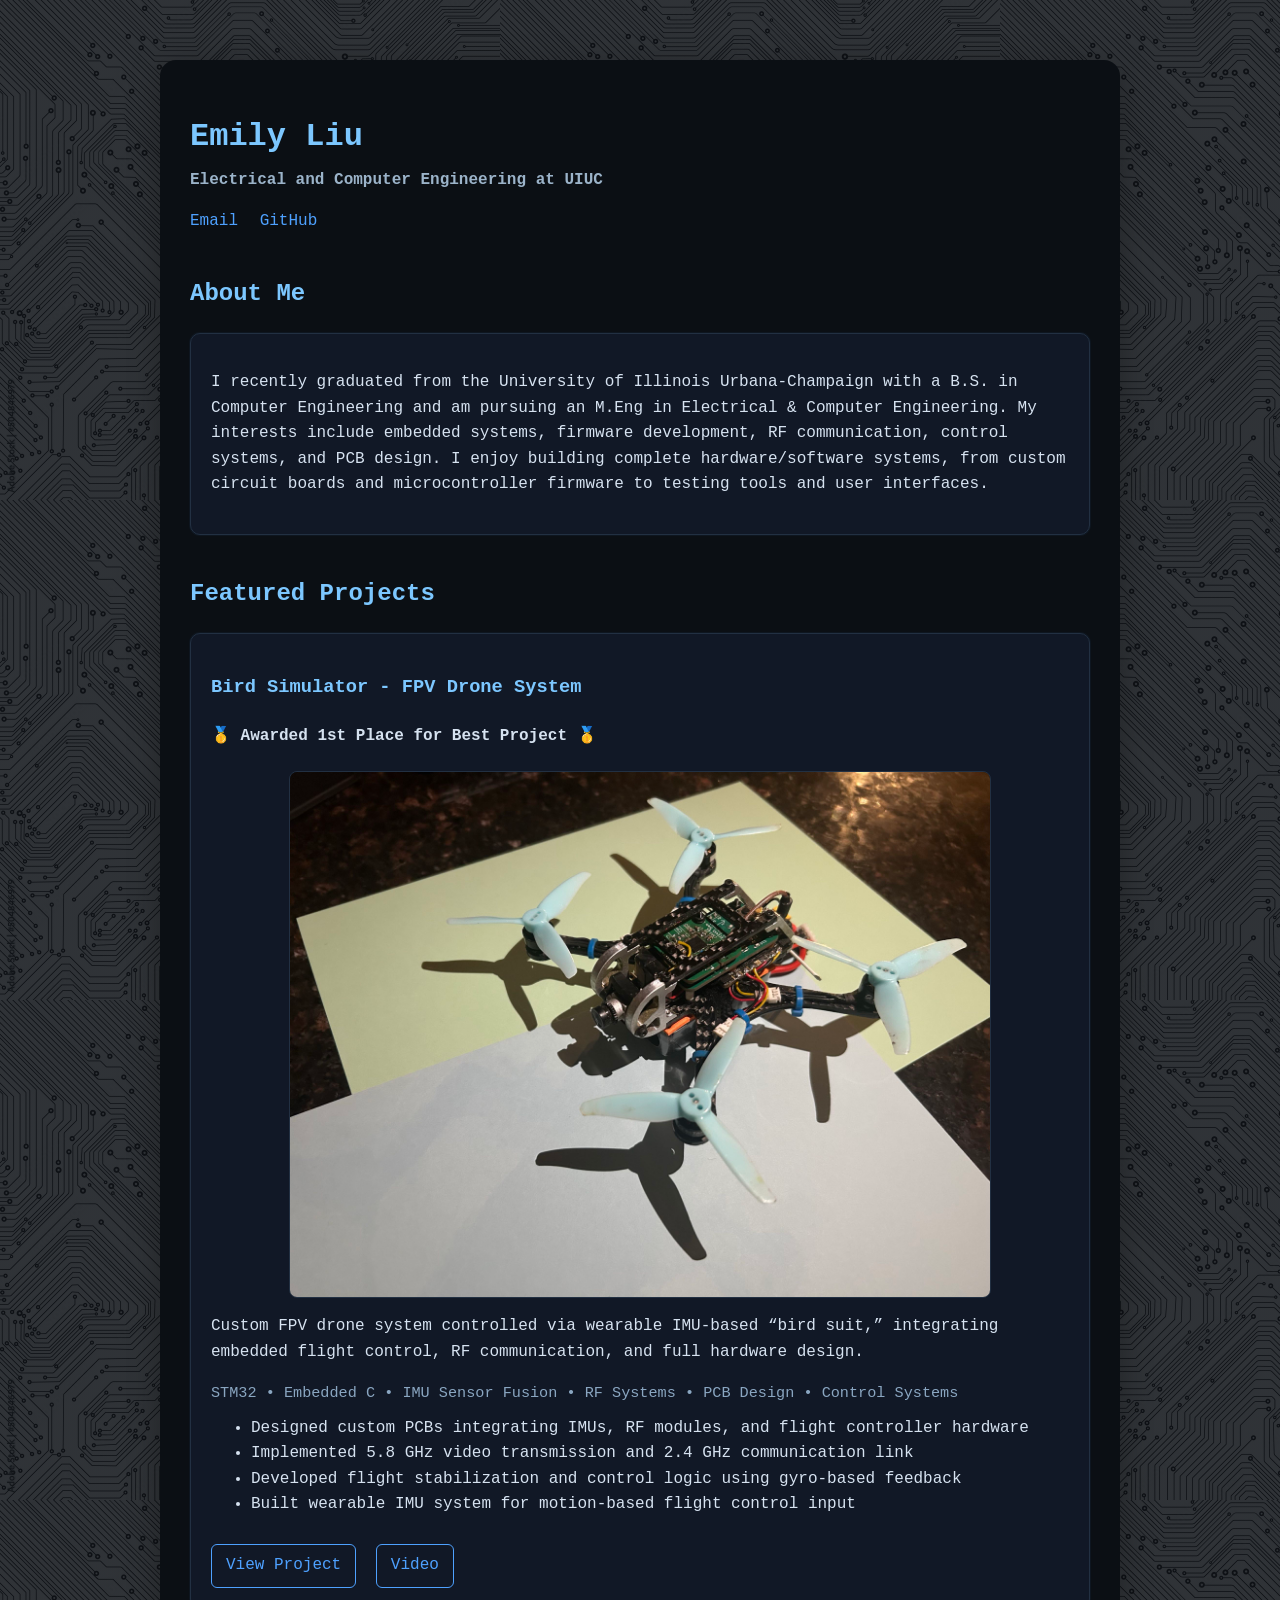
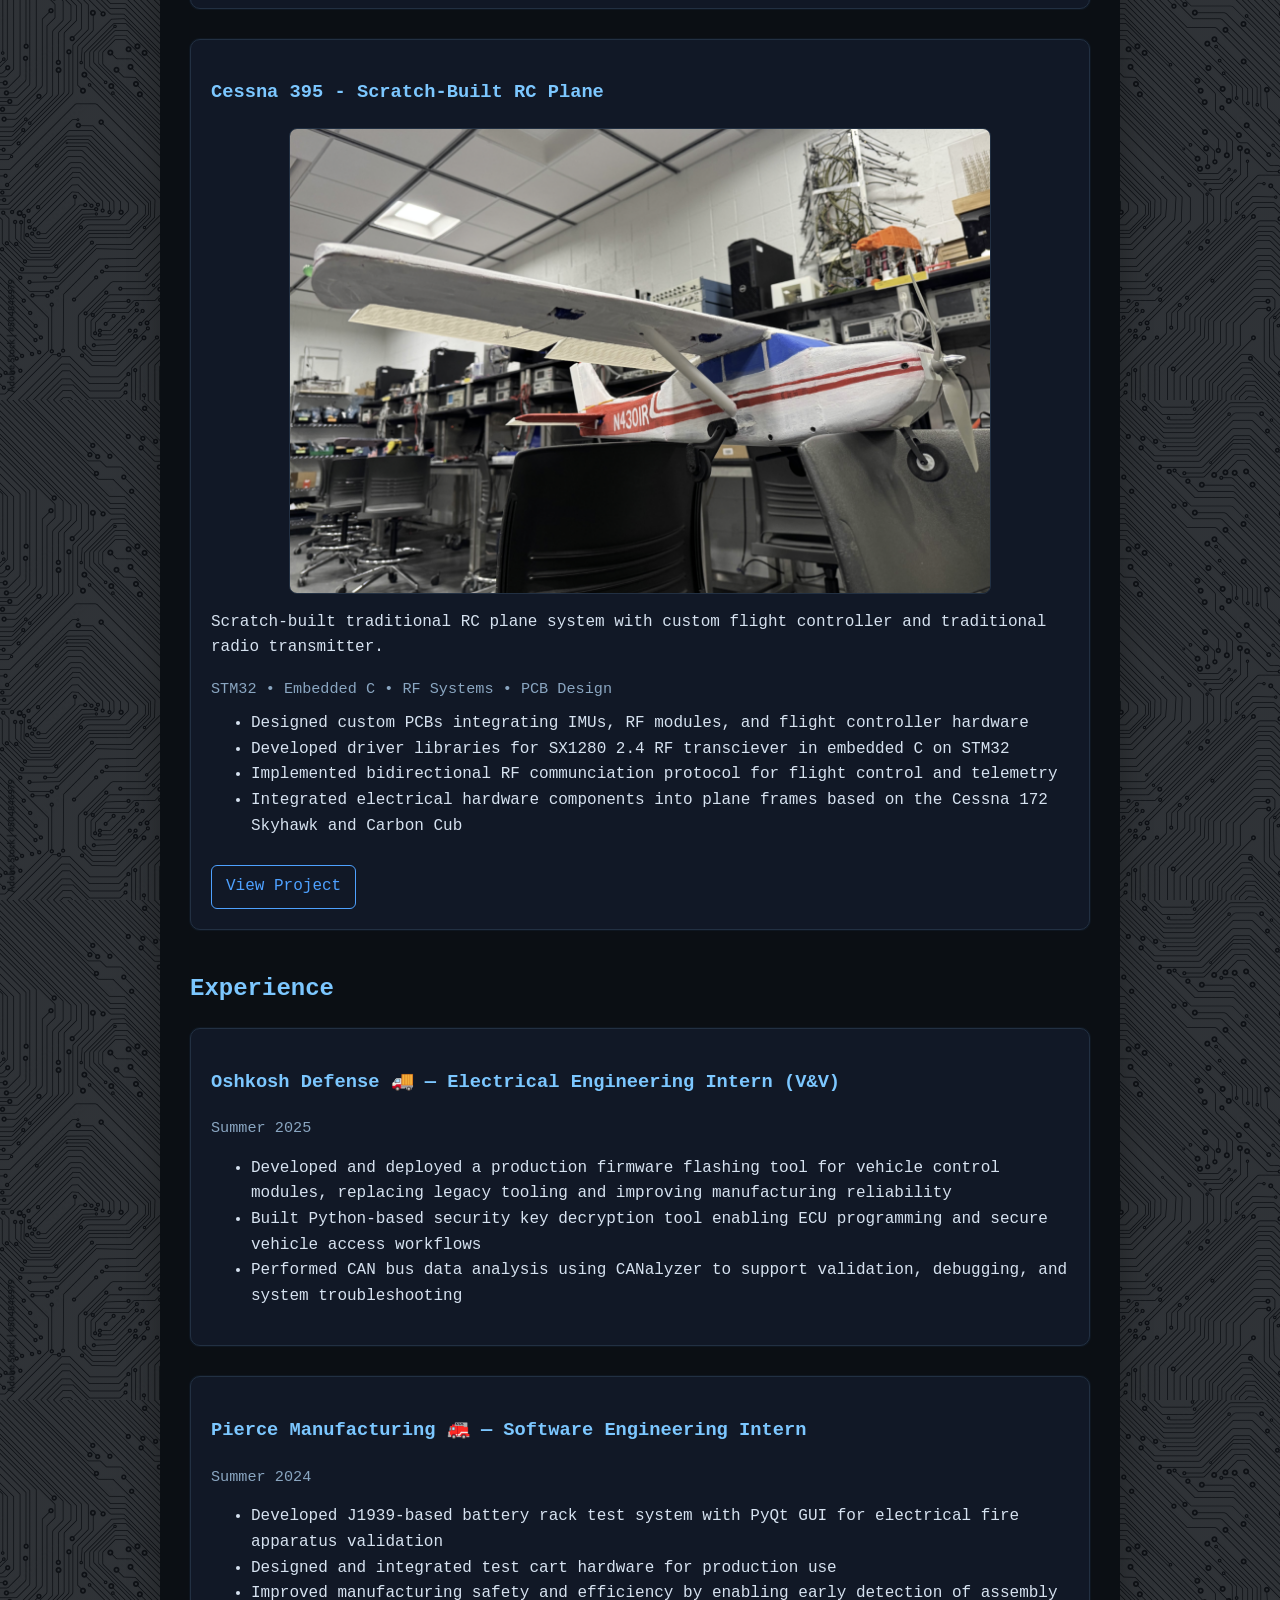
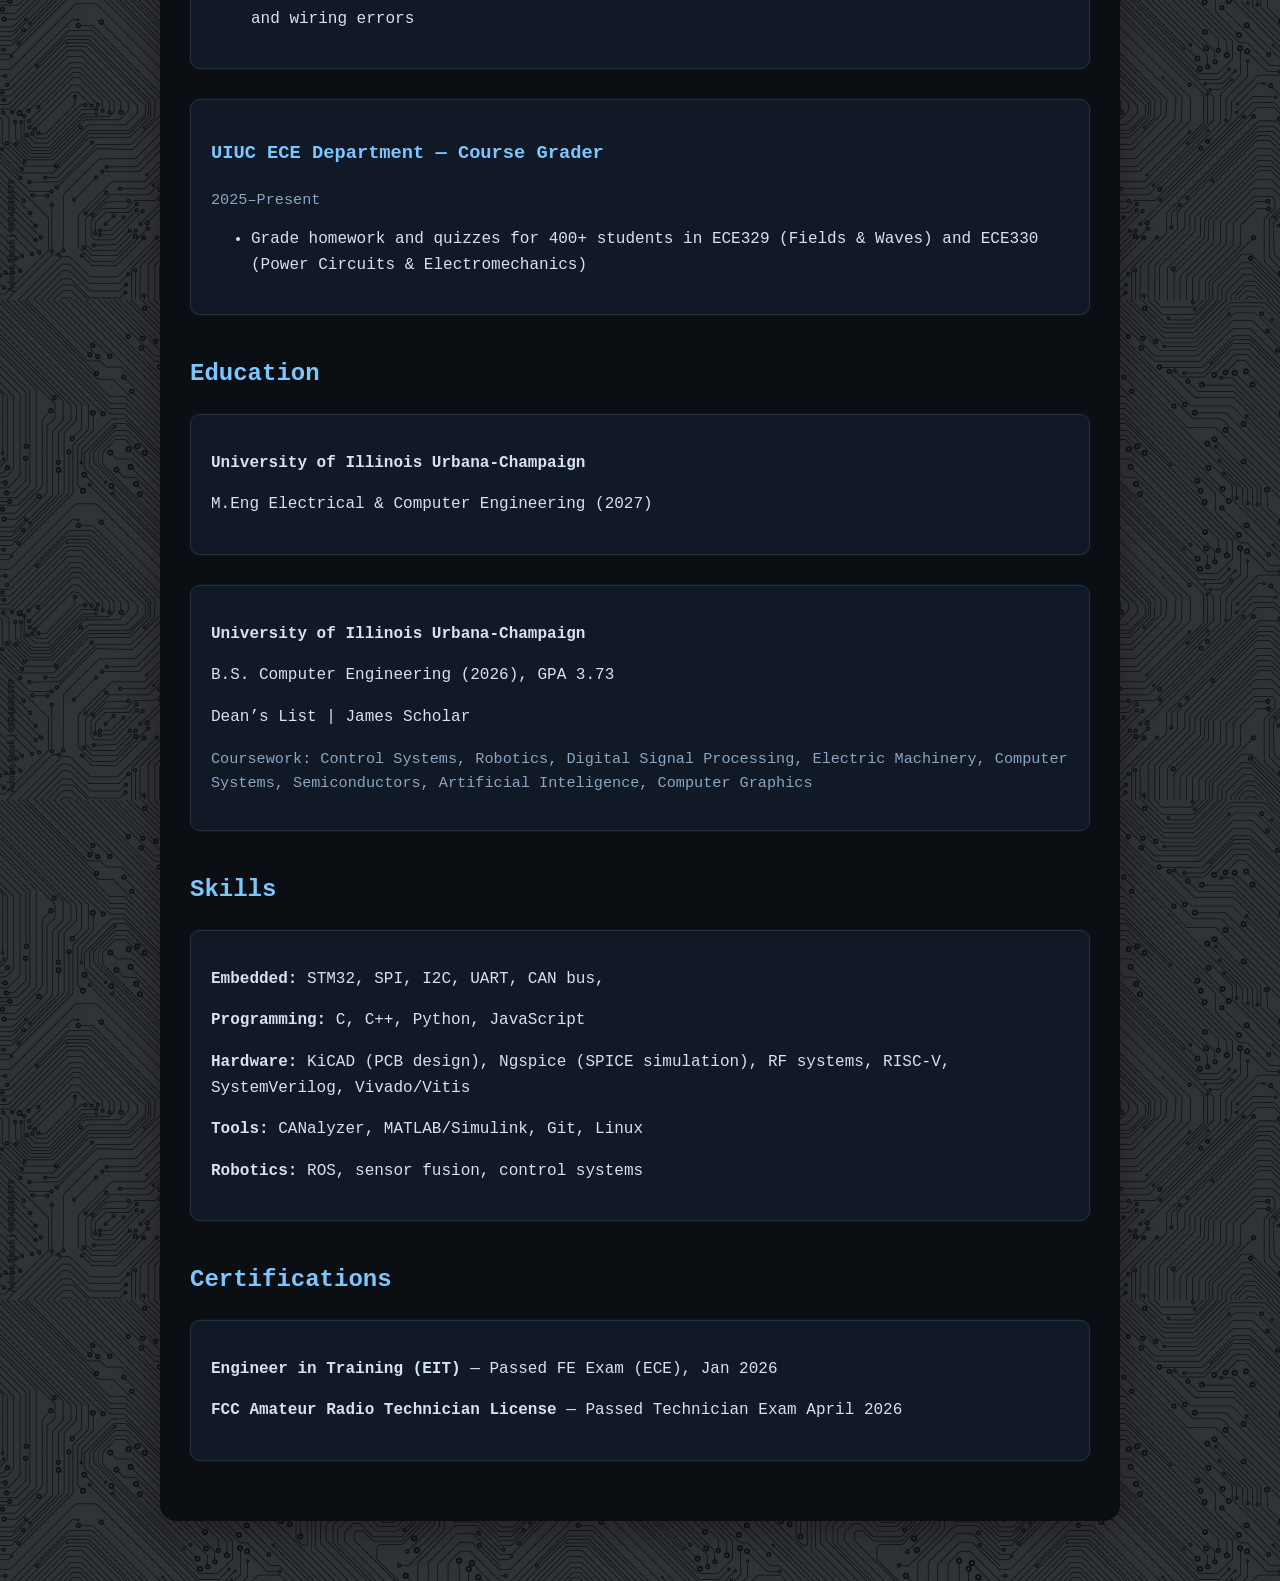
<file: index.html>
<!DOCTYPE html>
<html lang="en">
<head>
  <meta charset="UTF-8">
  <title>Emily Liu | Embedded Systems Engineering</title>

  <link rel="stylesheet" href="style.css">
</head>

<body>

  <h1>Emily Liu</h1>
  <p class="subtitle"><strong>Electrical and Computer Engineering at UIUC</strong></p>

  <p class="links">
    <a href="mailto:emilyliiuu@gmail.com">Email</a>
    <a href="https://github.com/">GitHub</a>
  </p>
  

  <div class="section">
    <h2>About Me</h2>
        <div class="card">
        <p>
        I recently graduated from the University of Illinois Urbana-Champaign
        with a B.S. in Computer Engineering and am pursuing an M.Eng in
        Electrical & Computer Engineering. My interests include embedded
        systems, firmware development, RF communication, control systems,
        and PCB design.

        I enjoy building complete hardware/software systems, from custom
        circuit boards and microcontroller firmware to testing tools and
        user interfaces.
        </p>
    </div>
  </div>

  <div class="section">
    <h2>Featured Projects</h2>

    <div class="card">

        <h3>Bird Simulator - FPV Drone System</h3>
        <h4> 🥇 Awarded 1st Place for Best Project 🥇 </h4>

        <img src="images/drone.jpg" alt="FPV Drone" class="project-img">

        <p>
            Custom FPV drone system controlled via wearable IMU-based “bird suit,”
            integrating embedded flight control, RF communication, and full hardware design.
        </p>

        <p class="tech">
            STM32 • Embedded C • IMU Sensor Fusion • RF Systems • PCB Design • Control Systems
        </p>

        <ul>
            <li>Designed custom PCBs integrating IMUs, RF modules, and flight controller hardware</li>
            <li>Implemented 5.8 GHz video transmission and 2.4 GHz communication link</li>
            <li>Developed flight stabilization and control logic using gyro-based feedback</li>
            <li>Built wearable IMU system for motion-based flight control input</li>
        </ul>

        <a class="button" href="drone.html">View Project</a>
        <a class="button" href="https://youtu.be/XCYLybzR4Y4">Video</a>

    </div>

    <div class="card">

        <h3>Cessna 395 - Scratch-Built RC Plane</h3>

        <img src="images/cessna.jpg" alt="Plane" class="project-img">

        <p>
            Scratch-built traditional RC plane system with custom flight controller and traditional 
            radio transmitter.
        </p>

        <p class="tech">
            STM32 • Embedded C • RF Systems • PCB Design
        </p>

        <ul>
            <li>Designed custom PCBs integrating IMUs, RF modules, and flight controller hardware</li>
            <li>Developed driver libraries for SX1280 2.4 RF transciever in embedded C on STM32</li>
            <li>Implemented bidirectional RF communciation protocol for flight control and telemetry</li>
            <li>Integrated electrical hardware components into plane frames based on the Cessna 172 Skyhawk 
                and Carbon Cub</li>
        </ul>

        <a class="button" href="plane.html">View Project</a>

    </div>


  </div>

  <div class="section">
    <h2>Experience</h2>

    <div class="card">
      <h3>Oshkosh Defense 🚚 — Electrical Engineering Intern (V&V)</h3>
      <p class="small">Summer 2025</p>
      <ul>
        <li>Developed and deployed a production firmware flashing tool for vehicle control modules, replacing legacy tooling and improving manufacturing reliability</li>
        <li>Built Python-based security key decryption tool enabling ECU programming and secure vehicle access workflows</li>
        <li>Performed CAN bus data analysis using CANalyzer to support validation, debugging, and system troubleshooting</li>
      </ul>
    </div>

    <div class="card">
      <h3>Pierce Manufacturing 🚒 — Software Engineering Intern</h3>
      <p class="small">Summer 2024</p>
      <ul>
        <li>Developed J1939-based battery rack test system with PyQt GUI for electrical fire apparatus validation</li>
        <li>Designed and integrated test cart hardware for production use</li>
        <li>Improved manufacturing safety and efficiency by enabling early detection of assembly and wiring errors</li>
      </ul>
    </div>

    <div class="card">
      <h3>UIUC ECE Department — Course Grader</h3>
      <p class="small">2025–Present</p>
      <ul>
        <li>Grade homework and quizzes for 400+ students in ECE329 (Fields & Waves) and ECE330 (Power Circuits & Electromechanics)</li>
      </ul>
    </div>
    

  </div>

  

<div class="section">
    <h2>Education</h2>
    <div class="card">
        <p><strong>University of Illinois Urbana-Champaign</strong></p>
        <p>M.Eng Electrical & Computer Engineering (2027)</p>
    </div>
    <div class="card">
        <p><strong>University of Illinois Urbana-Champaign</strong></p>
        <p>B.S. Computer Engineering (2026), GPA 3.73</p>
        <p>Dean’s List | James Scholar</p>
        <p class="small">
            Coursework: Control Systems, Robotics, Digital Signal Processing, Electric Machinery, Computer Systems, 
            Semiconductors, Artificial Inteligence, Computer Graphics
        </p>
    </div>     
</div>

<div class="section">
    <h2>Skills</h2>
    <div class="card">
        <p><strong>Embedded:</strong> STM32, SPI, I2C, UART, CAN bus, </p>
        <p><strong>Programming:</strong> C, C++, Python, JavaScript</p>
        <p><strong>Hardware:</strong> KiCAD (PCB design), Ngspice (SPICE simulation), RF systems, RISC-V, SystemVerilog, Vivado/Vitis</p>
        <p><strong>Tools:</strong> CANalyzer, MATLAB/Simulink, Git, Linux</p>
        <p><strong>Robotics:</strong> ROS, sensor fusion, control systems</p>
    </div>

</div>

<div class="section">
    <h2>Certifications</h2>
    <div class="card">
        <p><strong>Engineer in Training (EIT)</strong> — Passed FE Exam (ECE), Jan 2026</p>
        <p><strong>FCC Amateur Radio Technician License</strong> — Passed Technician Exam April 2026</p>
    </div>


</body>
</html>
</file>
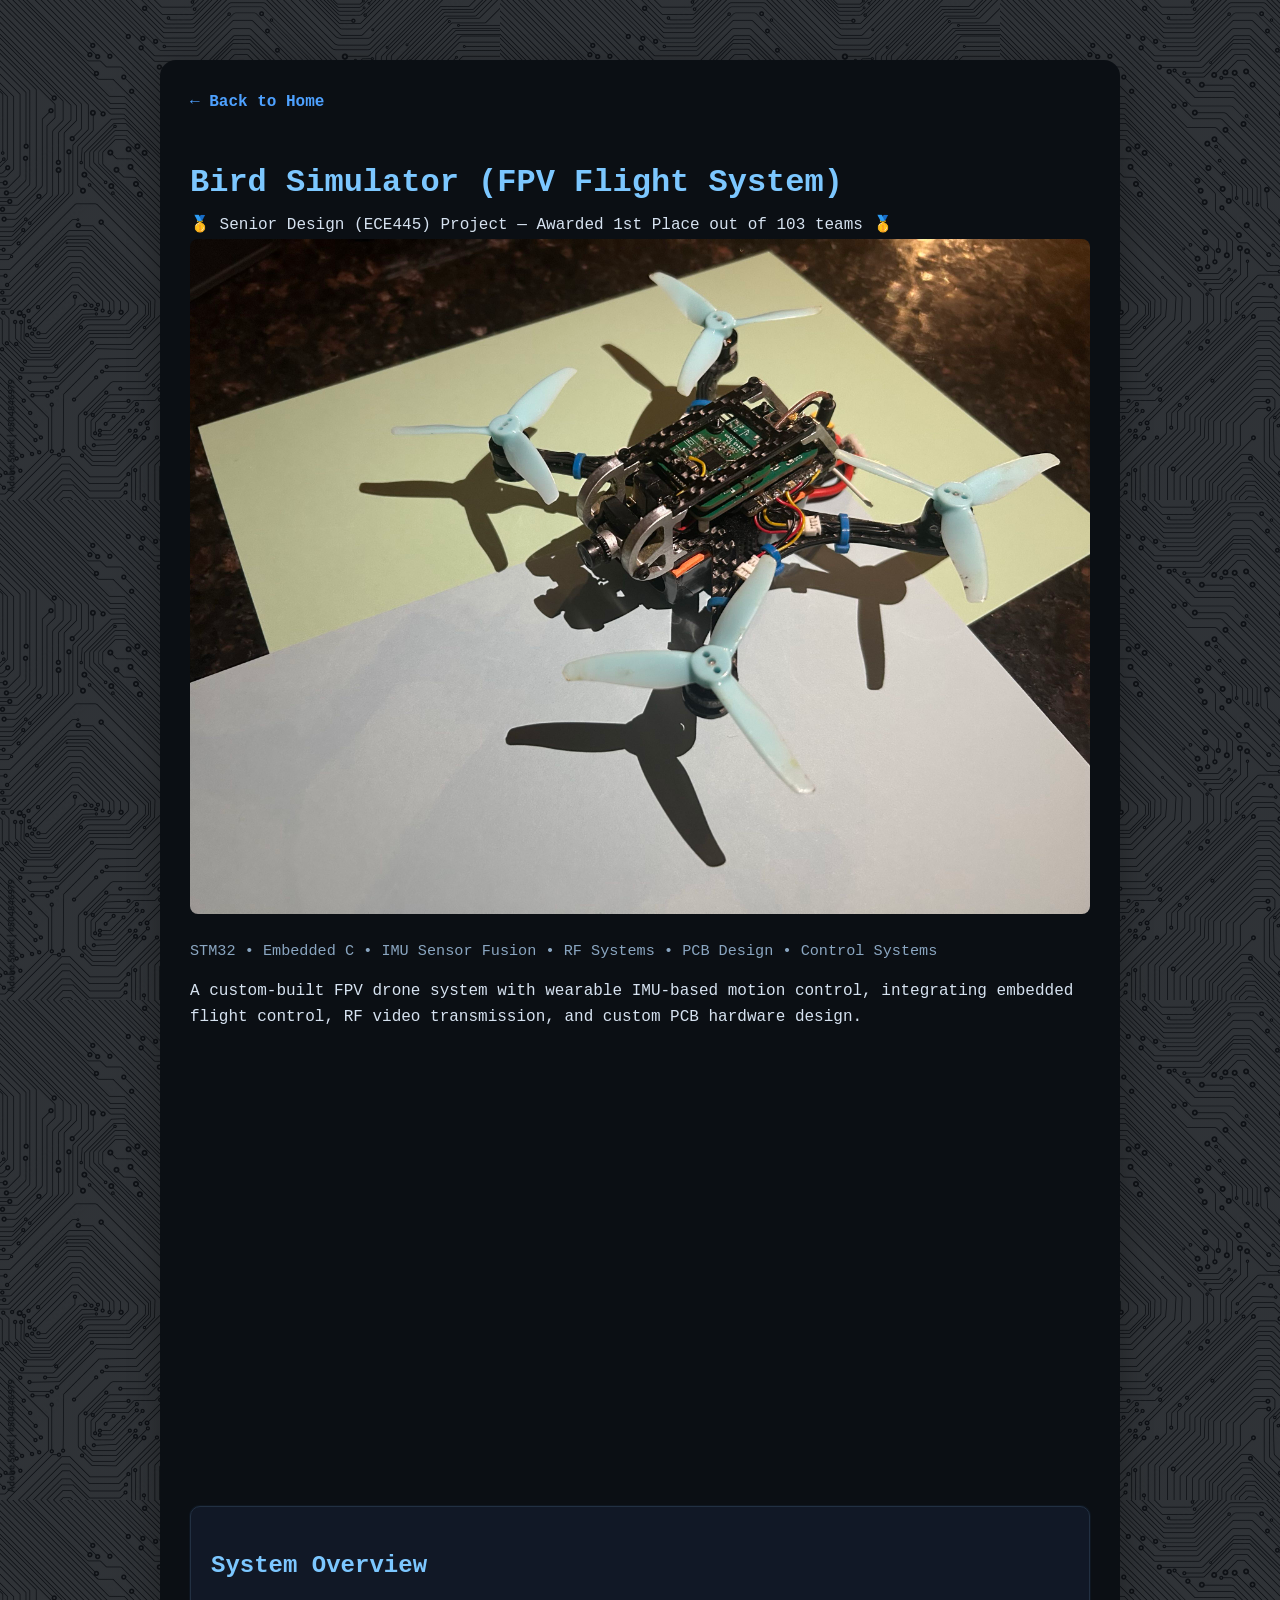
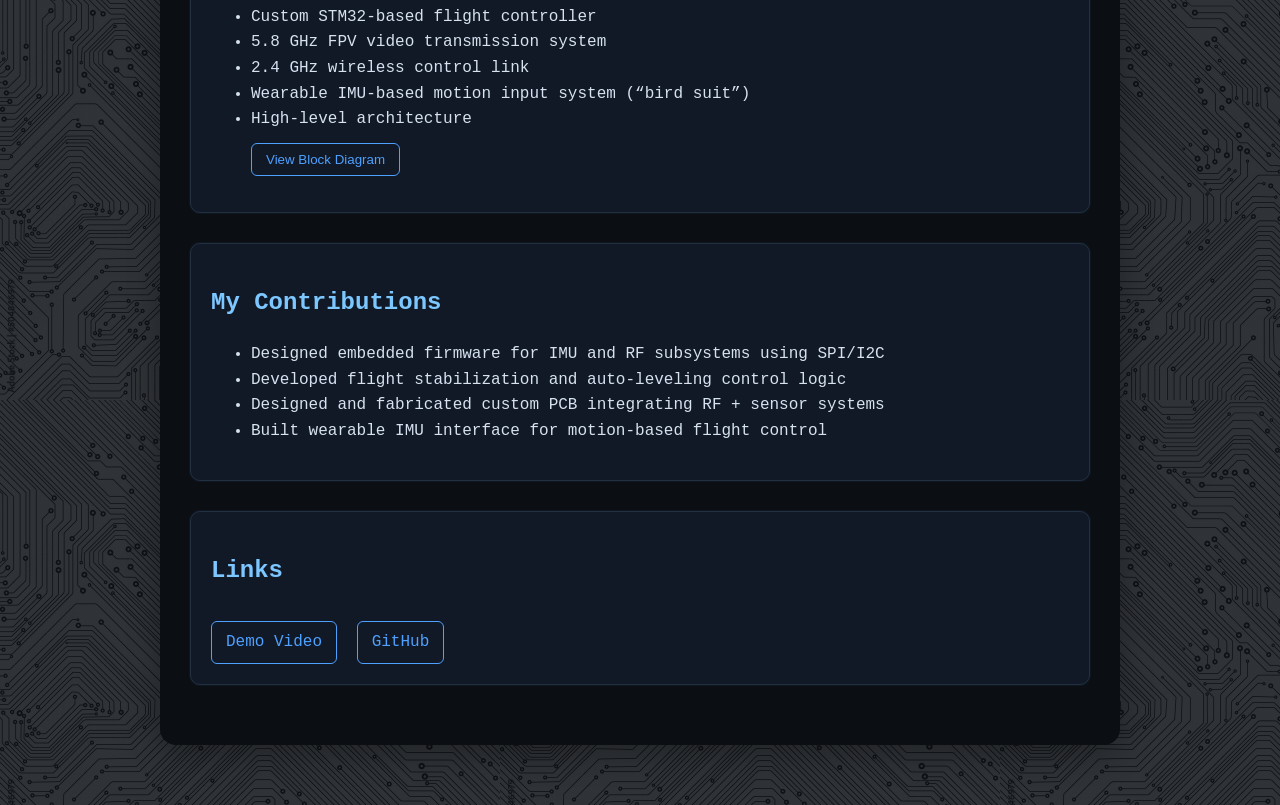
<file: drone.html>
<!DOCTYPE html>
<html lang="en">
<head>
  <meta charset="UTF-8">
  <title>Bird Simulator</title>
  <link rel="stylesheet" href="style.css">
</head>

<body>
    <a class="back-button" href="index.html">← Back to Home</a>

    <h1>Bird Simulator (FPV Flight System)</h1>

        🥇 Senior Design (ECE445) Project — Awarded 1st Place out of 103 teams  🥇 
    </h2>

    <img src="images/drone.jpg" class="img" alt="FPV Drone">

    <p class="tech">
    STM32 • Embedded C • IMU Sensor Fusion • RF Systems • PCB Design • Control Systems
    </p>

    <p>
    A custom-built FPV drone system with wearable IMU-based motion control,
    integrating embedded flight control, RF video transmission, and custom PCB hardware design.
    </p>

    <div class="video-container">
    <iframe
        src="https://www.youtube.com/embed/XCYLybzR4Y4"
        title="Bird Simulator Demo"
        allowfullscreen>
    </iframe>
    </div>

    <div class="card">
        <h2>System Overview</h2>
        <ul>
            <li>Custom STM32-based flight controller</li>
            <li>5.8 GHz FPV video transmission system</li>
            <li>2.4 GHz wireless control link</li>
            <li>Wearable IMU-based motion input system (“bird suit”)</li>
            

            <li>High-level architecture</li>

            <button class="button" onclick="openDiagram()">
                View Block Diagram
            </button>
        </ul>
    </div>
    <div id="diagramModal" class="modal" onclick="closeDiagram()">
    <img id="diagramImg" src="images/drone_block.jpg" alt="Block Diagram">
    </div>
    
   <div class="card">
        <h2>My Contributions</h2>
            <ul>
            <li>Designed embedded firmware for IMU and RF subsystems using SPI/I2C</li>
            <li>Developed flight stabilization and auto-leveling control logic</li>
            <li>Designed and fabricated custom PCB integrating RF + sensor systems</li>
            <li>Built wearable IMU interface for motion-based flight control</li>
        </ul>
   </div>
    
    <div class="card">
        <h2>Links</h2>
        <a class="button" href="https://youtu.be/XCYLybzR4Y4">Demo Video</a>
        <a class="button" href="https://github.com/emilyliiuu/birdsimulator">GitHub</a>
    </div>
    
    <script>
    function openDiagram() {
    document.getElementById("diagramModal").style.display = "flex";
    }

    function closeDiagram() {
    document.getElementById("diagramModal").style.display = "none";
    }
    </script>
</body>
</html>
</file>
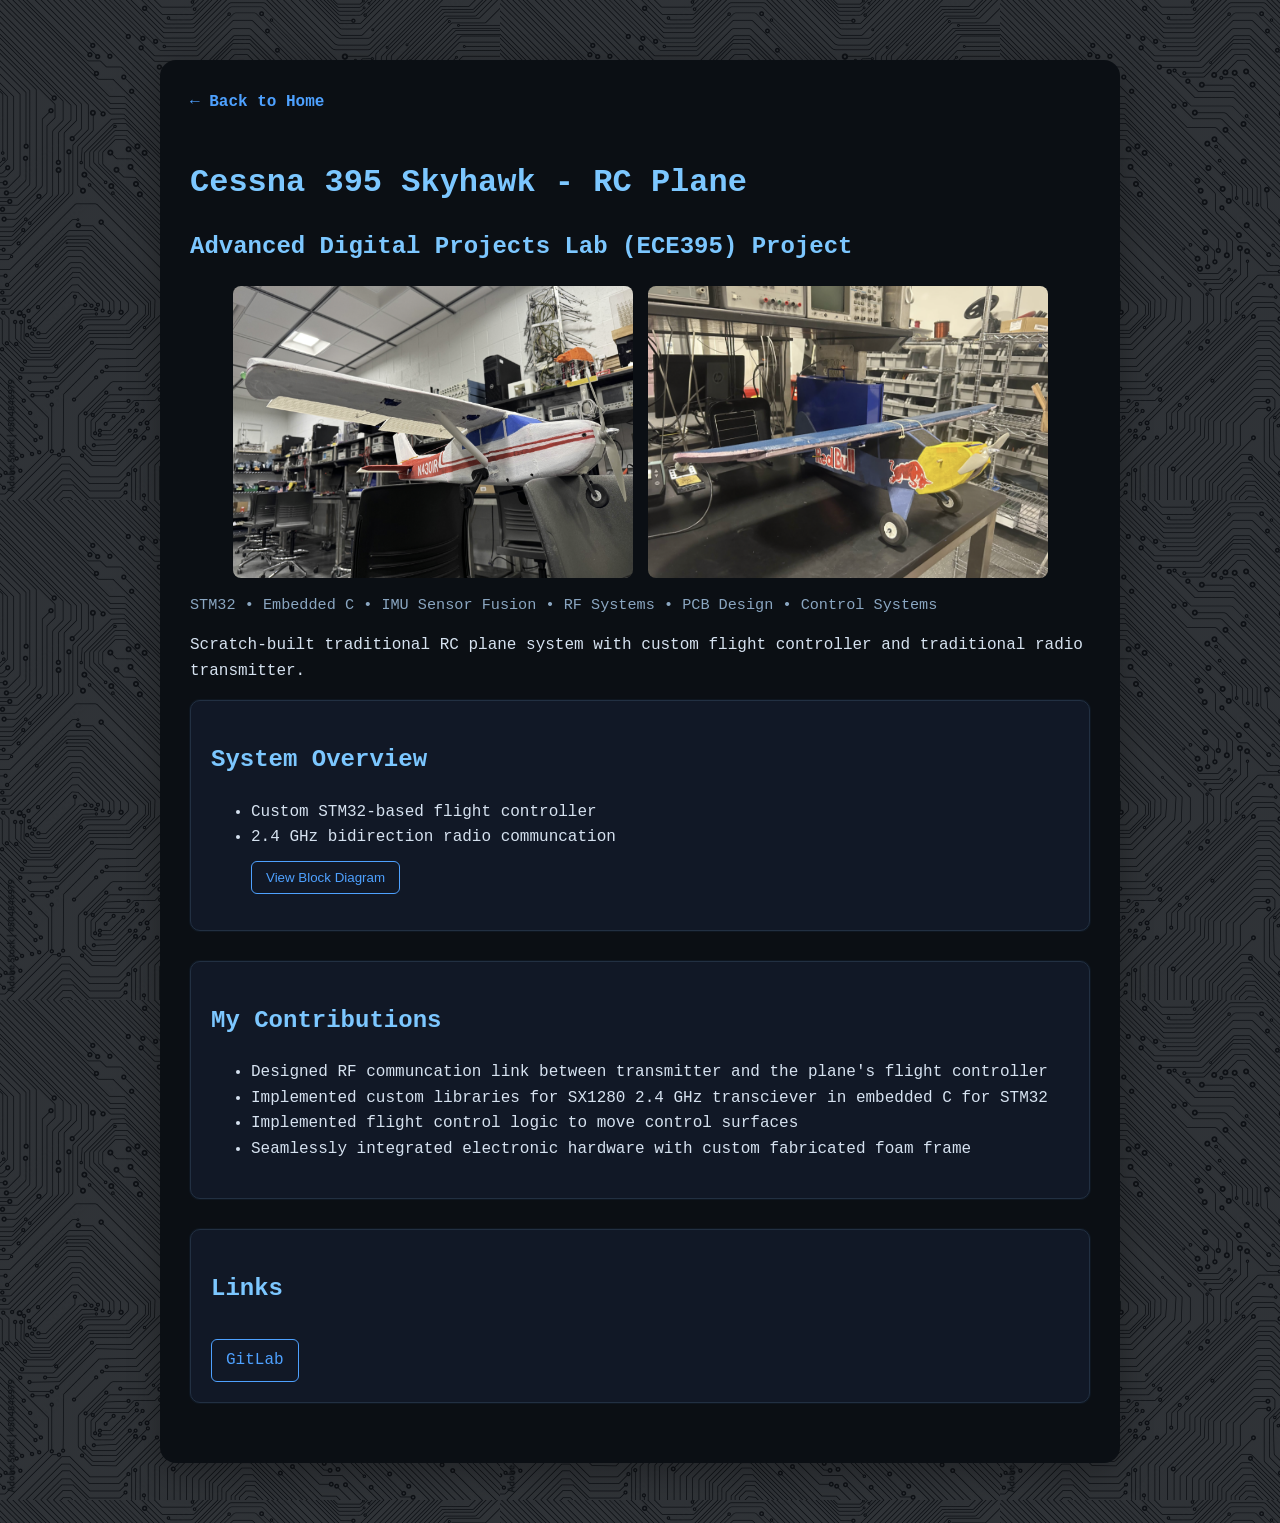
<file: plane.html>
<!DOCTYPE html>
<html lang="en">
<head>
  <meta charset="UTF-8">
  <title>Bird Simulator</title>
  <link rel="stylesheet" href="style.css">
</head>

<body>
    <a class="back-button" href="index.html">← Back to Home</a>
    <h1>Cessna 395 Skyhawk - RC Plane</h1>

    <h2>
    Advanced Digital Projects Lab (ECE395) Project
    </h2>

    <div class="image-row">
        <img src="images/cessna.jpg" alt="cessna">
        <img src="images/cub.jpg" alt="cub">
    </div>

    <p class="tech">
        STM32 • Embedded C • IMU Sensor Fusion • RF Systems • PCB Design • Control Systems
    </p>

    <p>
        Scratch-built traditional RC plane system with custom flight controller and traditional 
        radio transmitter.
    </p>

    <div class="card">
        <h2>System Overview</h2>
        <ul>
            <li>Custom STM32-based flight controller</li>
            <li>2.4 GHz bidirection radio communcation</li>
            <button class="button" onclick="openDiagram()">
                    View Block Diagram
                </button>
            </ul>
        </div>
        <div id="diagramModal" class="modal" onclick="closeDiagram()">
        <img id="diagramImg" src="images/plane_block.jpg" alt="Block Diagram">
        </ul>
    </div>

    <div class="card">
        <h2>My Contributions</h2>
            <ul>
                <li>Designed RF communcation link between transmitter and the plane's flight controller</li>
                <li>Implemented custom libraries for SX1280 2.4 GHz transciever in embedded C for STM32</li>
                <li>Implemented flight control logic to move control surfaces</li>
                <li>Seamlessly integrated electronic hardware with custom fabricated foam frame</li>

            </ul>
    </div>

    <div class="card">
        <h2>Links</h2>
        <a class="button" href="gitlab.engr.illinois.edu/aamel2/ece395-plane">GitLab</a>
    </div>

    <script>
    function openDiagram() {
    document.getElementById("diagramModal").style.display = "flex";
    }

    function closeDiagram() {
    document.getElementById("diagramModal").style.display = "none";
    }
    </script>

</body>
</html>
</file>
<file: style.css>
html {
    background-color: #0b0f14;
    background-image:
        linear-gradient(rgba(11,15,20,0.85), rgba(11,15,20,0.85)),
        url("images/traces.jpg");
    background-size: cover, 500px;
    background-repeat: no-repeat, repeat;
}

body {
    font-family: "Courier New", monospace;
    max-width: 900px;
    line-height: 1.6;

    margin: 60px auto;

    padding: 30px;

    line-height: 1.6;
    color: #d6e2f0;

    background-color: rgba(17, 24, 38, 0.95);

    border-radius: 16px;

    box-shadow: 0 8px 32px rgba(0, 0, 0, 0.3);

    background-color: #0b0f14;
    color: #d6e2f0;


}

h1, h2, h3 {
    color: #7cc7ff;
    font-weight: 600;
}

h1 {
    margin-bottom: 5px;
}

.subtitle {
    color: #9bb3c9;
    margin-top: 0;
}

.links a {
    margin-right: 12px;
    color: #4ea1ff;
    text-decoration: none;
}

.links a:hover {
    color: #82c8ff;
    text-decoration: underline;
}

.section {
    margin-top: 40px;
}

.role {
    margin-bottom: 25px;
}

.role h3 {
    margin-bottom: 5px;
}

.small {
    color: #8aa6c1;
    font-size: 0.95em;
}

ul {
    margin-top: 8px;
}

.card {
    background-color: #111826;
    border: 1px solid #223042;
    border-radius: 10px;
    padding: 20px;
    margin-bottom: 30px;

    box-shadow: 0 0 0 1px rgba(78,161,255,0.05);
}

.card img {
    width: 100%;
    max-width: 700px;
    border-radius: 8px;
    margin-bottom: 15px;
}

img {
    max-width: 100%;
    height: auto;
    border-radius: 8px;
}

.project-img {
    width: 100%;
    max-width: 700px;
    height: auto;
    display: block;
    margin: 20px auto;
    border-radius: 8px;
    border: 1px solid #223042;
}

.clickable-img {
    max-width: 700px;
    width: 100%;
    cursor: pointer;
    border-radius: 8px;
    display: block;
    margin: 10px 0;
    transition: 0.2s;
    border: 1px solid #223042;
}

.clickable-img:hover {
    transform: scale(1.01);
}

.image-row {
    display: flex;
    gap: 15px;
    justify-content: center;
    flex-wrap: wrap;
}

.image-row img {
    width: 100%;
    max-width: 400px;
    border-radius: 8px;
}

.button {
    display: inline-block;
    padding: 8px 14px;
    margin-right: 10px;
    margin-top: 10px;

    border: 1px solid #4ea1ff;
    border-radius: 6px;

    background: transparent;
    color: #4ea1ff;

    text-decoration: none;
    cursor: pointer;

    transition: 0.2s;
}

.button:hover {
    background: #4ea1ff;
    color: #0b0f14;
}

.tech {
    color: #8aa6c1;
    font-size: 0.95em;
    margin-bottom: 10px;
}

.video-container {
    position: relative;
    width: 100%;
    max-width: 800px;
    aspect-ratio: 16 / 9;
}

.video-container iframe {
    width: 100%;
    height: 100%;
    border: none;
}

.back-button {
    display: inline-block;
    margin-bottom: 20px;
    text-decoration: none;
    color: #4ea1ff;
    font-weight: bold;
}

.back-button:hover {
    text-decoration: underline;
}

.modal {
    display: none;
    position: fixed;
    z-index: 999;
    left: 0;
    top: 0;

    width: 100%;
    height: 100%;

    background-color: rgba(0,0,0,0.85);
    justify-content: center;
    align-items: center;
}

.modal img {
    max-width: 90%;
    max-height: 90%;
    border-radius: 8px;
}
</file>
